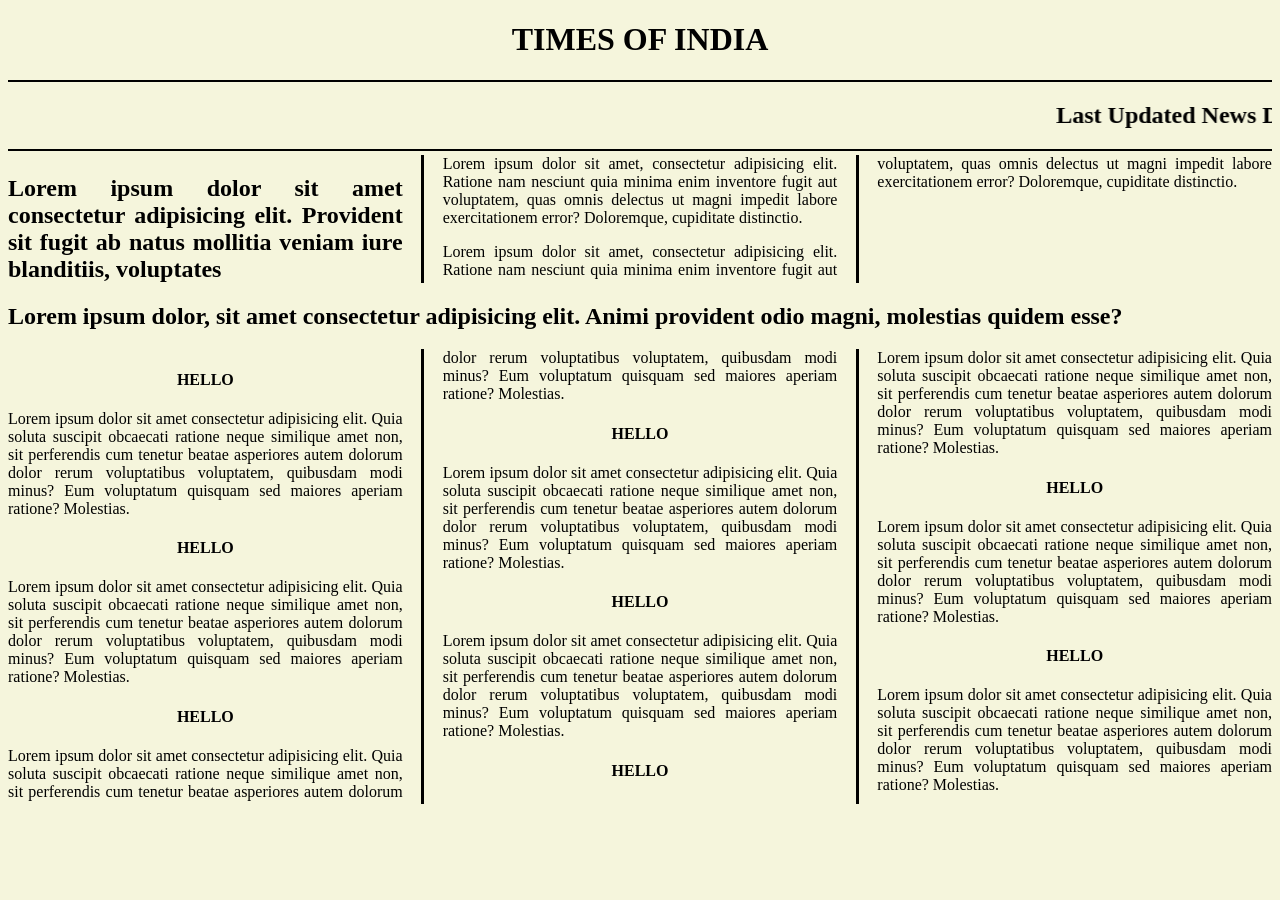
<file: Assets/Yukta Manghnani assignment 2/index.html>
<!DOCTYPE html>
<html lang="en">
<head>
    <meta charset="UTF-8">
    <meta name="viewport" content="width=device-width, initial-scale=1.0">
    <title>Document</title>
    <style>
        h1{
            text-align: center;
        }
        .three,.a{
            column-count:3 ;
            column-rule: 3px solid black;
            column-gap: 40px;
        }
        marquee{
            border-top: 2px solid black;
            border-bottom: 2px solid black;
        }
        *{
            text-align: justify;
            background-color: beige;
        } 
        h4{
            text-align: center;
        }
    </style>
</head>
<body>
    <h1>TIMES OF INDIA</h1>
    <marquee behavior="" direction="" scrollamount="20"><h2>Last Updated News Date:30 july 2026</h2></marquee>
    <div class="three">
        <h2>Lorem ipsum dolor sit amet consectetur adipisicing elit. Provident sit fugit ab natus mollitia veniam iure blanditiis, voluptates
        </h2>
        <p>Lorem ipsum dolor sit amet, consectetur adipisicing elit. Ratione nam nesciunt quia minima enim inventore fugit aut voluptatem, quas omnis delectus ut magni impedit labore exercitationem error? Doloremque, cupiditate distinctio.<P>
        <p>Lorem ipsum dolor sit amet, consectetur adipisicing elit. Ratione nam nesciunt quia minima enim inventore fugit aut voluptatem, quas omnis delectus ut magni impedit labore exercitationem error? Doloremque, cupiditate distinctio.<P>
    </div>
    <h2 align="center">Lorem ipsum dolor, sit amet consectetur adipisicing elit. Animi provident odio magni, molestias quidem esse?</h2>
    <div class="a">
         <h4 align="center">HELLO</h4>
        <p>Lorem ipsum dolor sit amet consectetur adipisicing elit. Quia soluta suscipit obcaecati ratione neque similique amet non, sit perferendis cum tenetur beatae asperiores autem dolorum dolor rerum voluptatibus voluptatem, quibusdam modi minus? Eum voluptatum quisquam sed maiores aperiam ratione? Molestias.</p>
         <h4 align="center">HELLO</h4>
        <p>Lorem ipsum dolor sit amet consectetur adipisicing elit. Quia soluta suscipit obcaecati ratione neque similique amet non, sit perferendis cum tenetur beatae asperiores autem dolorum dolor rerum voluptatibus voluptatem, quibusdam modi minus? Eum voluptatum quisquam sed maiores aperiam ratione? Molestias.</p>
         <h4 align="center">HELLO</h4>
        <p>Lorem ipsum dolor sit amet consectetur adipisicing elit. Quia soluta suscipit obcaecati ratione neque similique amet non, sit perferendis cum tenetur beatae asperiores autem dolorum dolor rerum voluptatibus voluptatem, quibusdam modi minus? Eum voluptatum quisquam sed maiores aperiam ratione? Molestias.</p>
         <h4 align="center">HELLO</h4>
        <p>Lorem ipsum dolor sit amet consectetur adipisicing elit. Quia soluta suscipit obcaecati ratione neque similique amet non, sit perferendis cum tenetur beatae asperiores autem dolorum dolor rerum voluptatibus voluptatem, quibusdam modi minus? Eum voluptatum quisquam sed maiores aperiam ratione? Molestias.</p>
         <h4 align="center">HELLO</h4>
        <p>Lorem ipsum dolor sit amet consectetur adipisicing elit. Quia soluta suscipit obcaecati ratione neque similique amet non, sit perferendis cum tenetur beatae asperiores autem dolorum dolor rerum voluptatibus voluptatem, quibusdam modi minus? Eum voluptatum quisquam sed maiores aperiam ratione? Molestias.</p>
        <h4 align="center">HELLO</h4>
        <p>Lorem ipsum dolor sit amet consectetur adipisicing elit. Quia soluta suscipit obcaecati ratione neque similique amet non, sit perferendis cum tenetur beatae asperiores autem dolorum dolor rerum voluptatibus voluptatem, quibusdam modi minus? Eum voluptatum quisquam sed maiores aperiam ratione? Molestias.</p>
        <h4 align="center">HELLO</h4>
        <p>Lorem ipsum dolor sit amet consectetur adipisicing elit. Quia soluta suscipit obcaecati ratione neque similique amet non, sit perferendis cum tenetur beatae asperiores autem dolorum dolor rerum voluptatibus voluptatem, quibusdam modi minus? Eum voluptatum quisquam sed maiores aperiam ratione? Molestias.</p>
        <h4 align="center">HELLO</h4>
        <p>Lorem ipsum dolor sit amet consectetur adipisicing elit. Quia soluta suscipit obcaecati ratione neque similique amet non, sit perferendis cum tenetur beatae asperiores autem dolorum dolor rerum voluptatibus voluptatem, quibusdam modi minus? Eum voluptatum quisquam sed maiores aperiam ratione? Molestias.</p>
    </div>
</body>
</html>
</file>
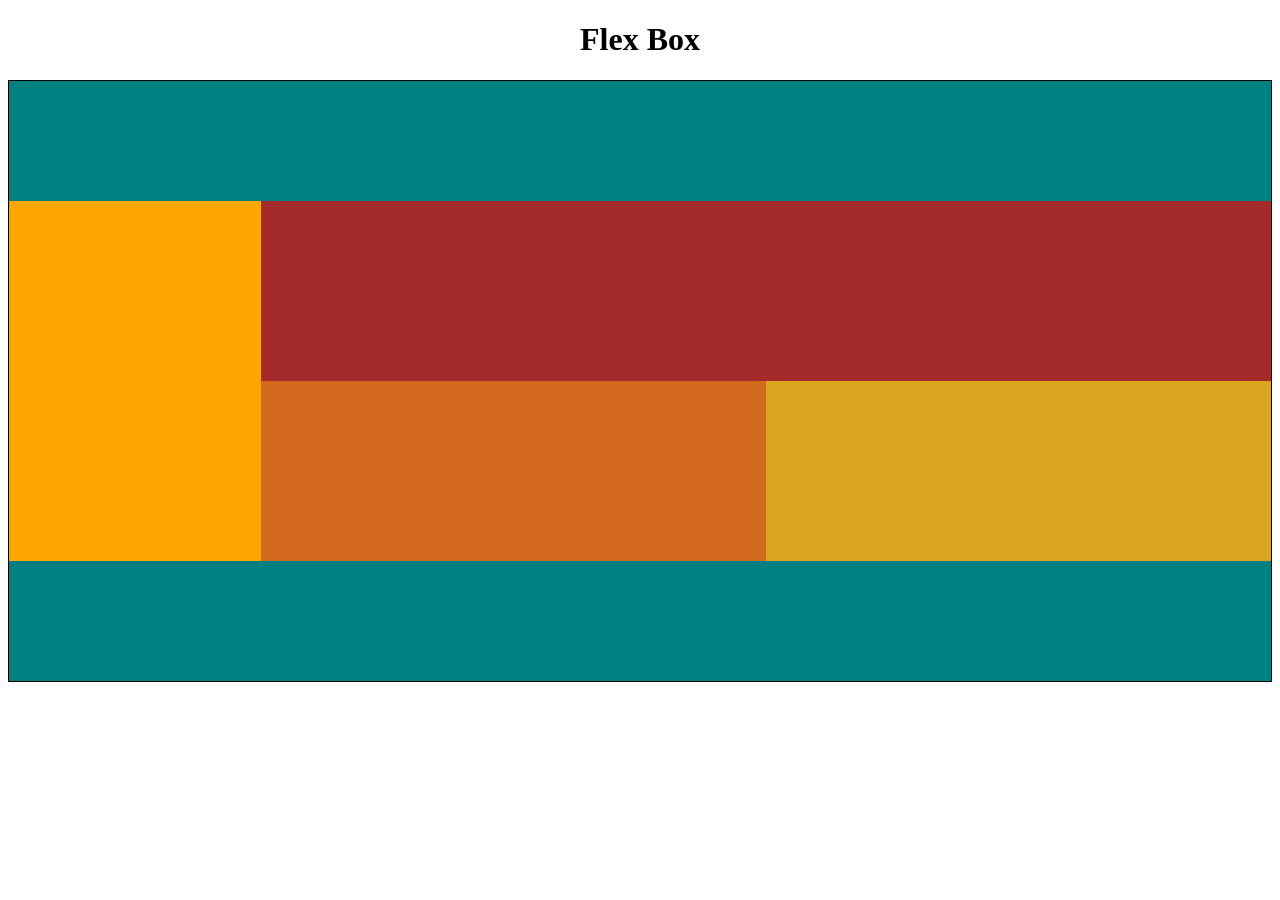
<file: Assets/Yukta Manghnani assignment 3/index.html>
<!DOCTYPE html>
<html lang="en">
<head>
    <meta charset="UTF-8">
    <meta name="viewport" content="width=device-width, initial-scale=1.0">
    <title>Document</title>
</head>
<style>
    .con{
        height: 600px;
        border: 1px solid black;
    }
    .header,.footer{
        height: 20%;
        background-color: teal;
    }
    .center{
        height: 60%;
        background-color: beige;
        display: flex;
    }
    .left{
        height: 100%;
        background-color: orange;
        width: 20%;
    }
    .right{
        height: 100%;
        background-color: orangered;
        width: 80%;
    }
    .top{
        height: 50%;
        background-color: brown;
    }
    .bottom{
        height: 50%;
        background-color: red;
        display: flex;
    }
    .bottom1{
        height: 100%;
        width: 50%;
        background-color: chocolate ;
    }
    .bottom2{
        height: 100%;
        width: 50%;
        background-color: goldenrod ;
    }

</style>
<body>
    <h1 align="center">Flex Box</h1>
    <div class="con">
        <div class="header"></div>
        <div class="center">
            <div class="left"></div>
            <div class="right">
                <div class="top"></div>
                <div class="bottom">
                    <div class="bottom1"></div>
                    <div class="bottom2"></div>
                </div>
            </div>
        </div>
        <div class="footer"></div>
    </div>
</body>
</html>
</file>
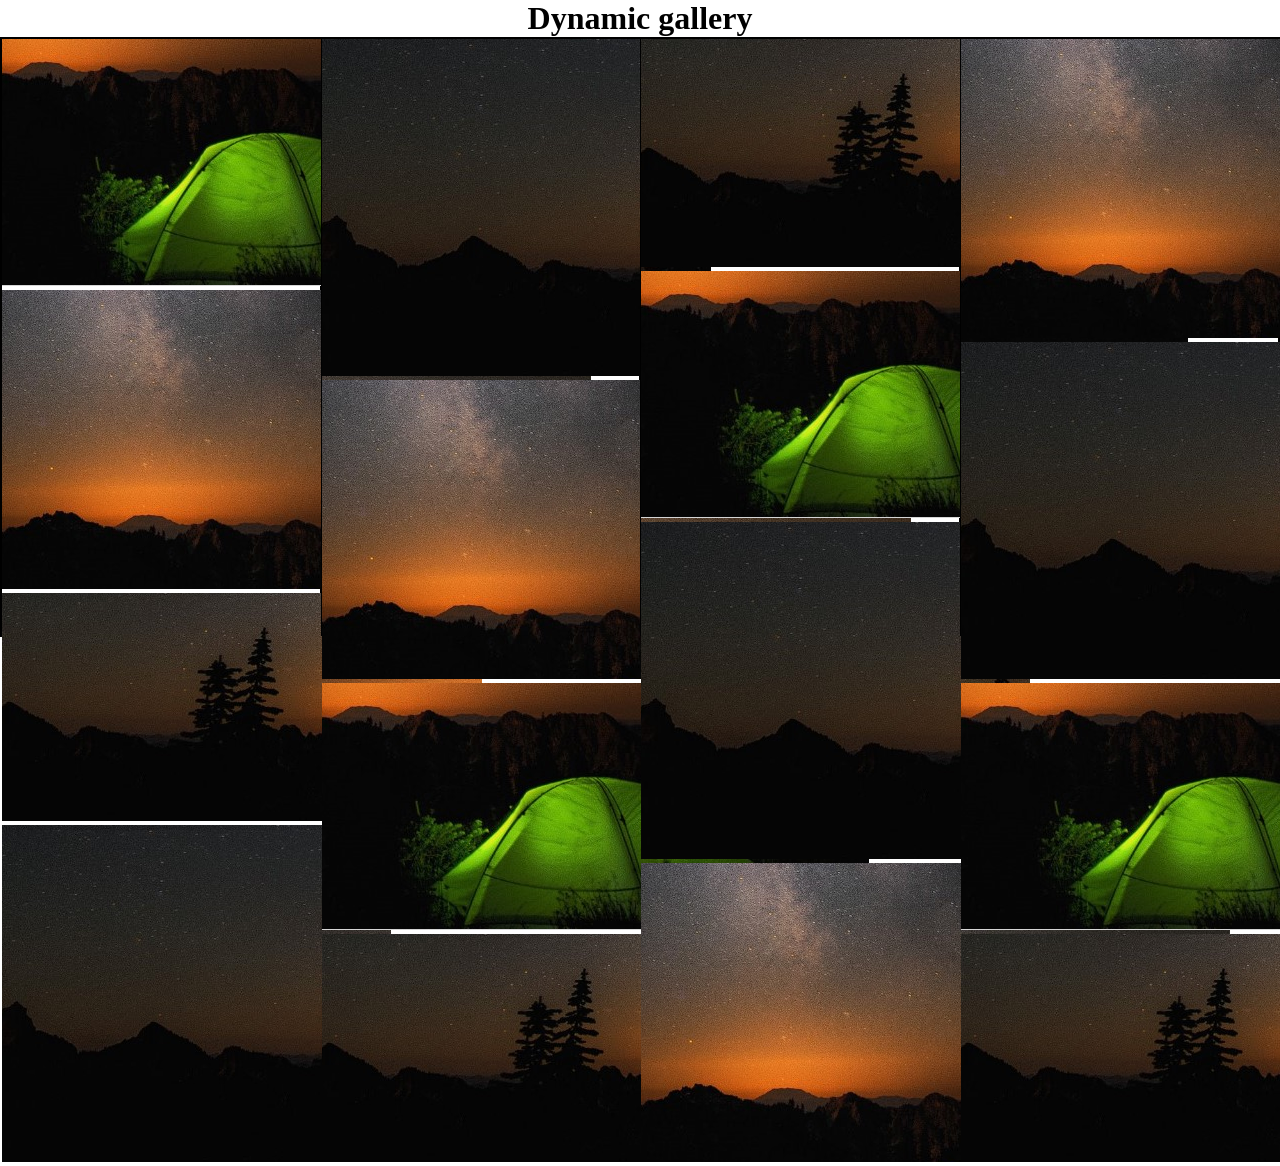
<file: Assets/Yukta Manghnani assignment 4/index.html>
<!DOCTYPE html>
<html lang="en">
<head>
    <meta charset="UTF-8">
    <meta name="viewport" content="width=device-width, initial-scale=1.0">
    <title>Document</title>
    <head>
    <style>
        .container{
            height: 600px;
            border: 1px solid black;
            display: flex;
        } 
        .box{
            height: 100%;
            width: 25%;
            border: 1px solid black;
        }
        .img{
            width: 100%;
        }
        *{
            padding: 0;
            margin: 0;
            box-sizing: border-box;
        }
    </style>
</head>
<body>
    <h1 align ="center">Dynamic gallery</h1>
    <div class="container">
   
        <div class="box 1">
            <img src="img1.png.png"alt="">
            <img src="img2.png.png"alt="">
            <img src="img3.png.png"alt="">
            <img src="img4.png.png"alt="">
        </div>
        <div class="box 2">
           <img src="img4.png.png"alt="">
            <img src="img2.png.png"alt="">
            <img src="img1.png.png"alt="">
            <img src="img3.png.png"alt="">
        </div>
        <div class="box 3">
            <img src="img3.png.png"alt="">
            <img src="img1.png.png"alt="">
            <img src="img4.png.png"alt="">
            <img src="img2.png.png"alt="">
        </div>
        <div class="box 4">
            <img src="img2.png.png"alt="">
            <img src="img4.png.png"alt="">
            <img src="img1.png.png"alt="">
            <img src="img3.png.png"alt="">
    </div>
    </div>


</body>
</html>
</file>
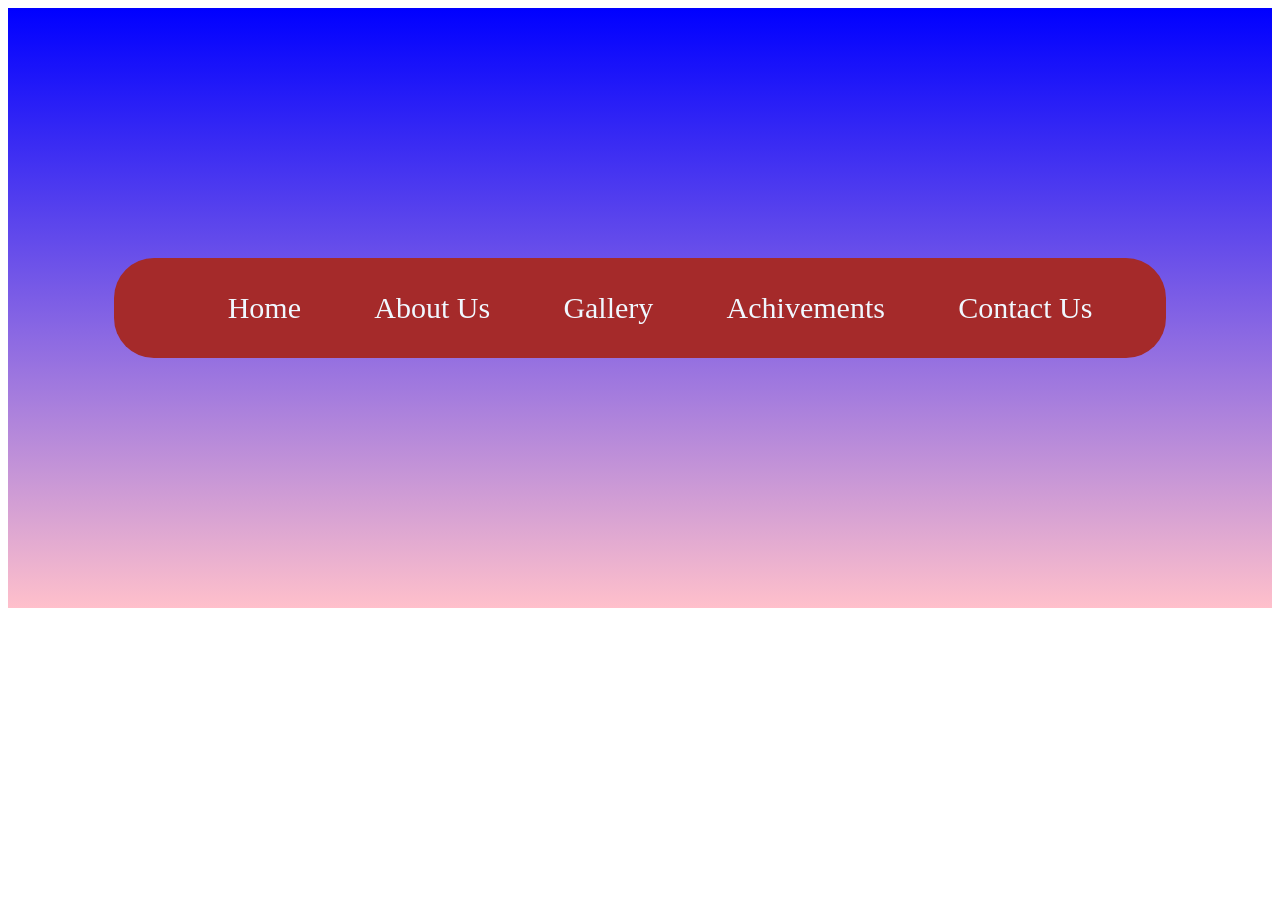
<file: Assets/Yukta Manghnani assignment 6/index.html>
<!DOCTYPE html>
<html lang="en">
<head>
    <meta charset="UTF-8">
    <meta name="viewport" content="width=device-width, initial-scale=1.0">
    <title>Document</title>
    <style>
     ul{
       width: 80%;
        list-style-type: none;
        display: flex;
        justify-content:space-evenly;
        height: 100px;
        align-items: center; 
        background-color: brown;
        color: white;
        border-radius: 40px;
     }
     a{
        color: aliceblue;
        text-decoration: none;
     }
     
     li{
        font-size: 30px;
     }
     .box{
        height: 600px;
        justify-content: center;
        align-items: center;
        display: flex;
        background: linear-gradient(blue, pink);
     }
      li:hover{
         transform: scale(1.5);
     }
    </style>
</head>
<body>
   <div class="box">
    <ul id="p1">
        <a href="index.html"><li>Home</li></a>
        <a href="About.html"><li>About Us</li></a>
        <a href="Gallery.html"><li>Gallery</li></a>
        <a href="Achivements.html"><li>Achivements</li></a>
        <a href="Contact Us.html"><li>Contact Us</li></a>

    </ul>
   </div>
</body>
</html>
</file>
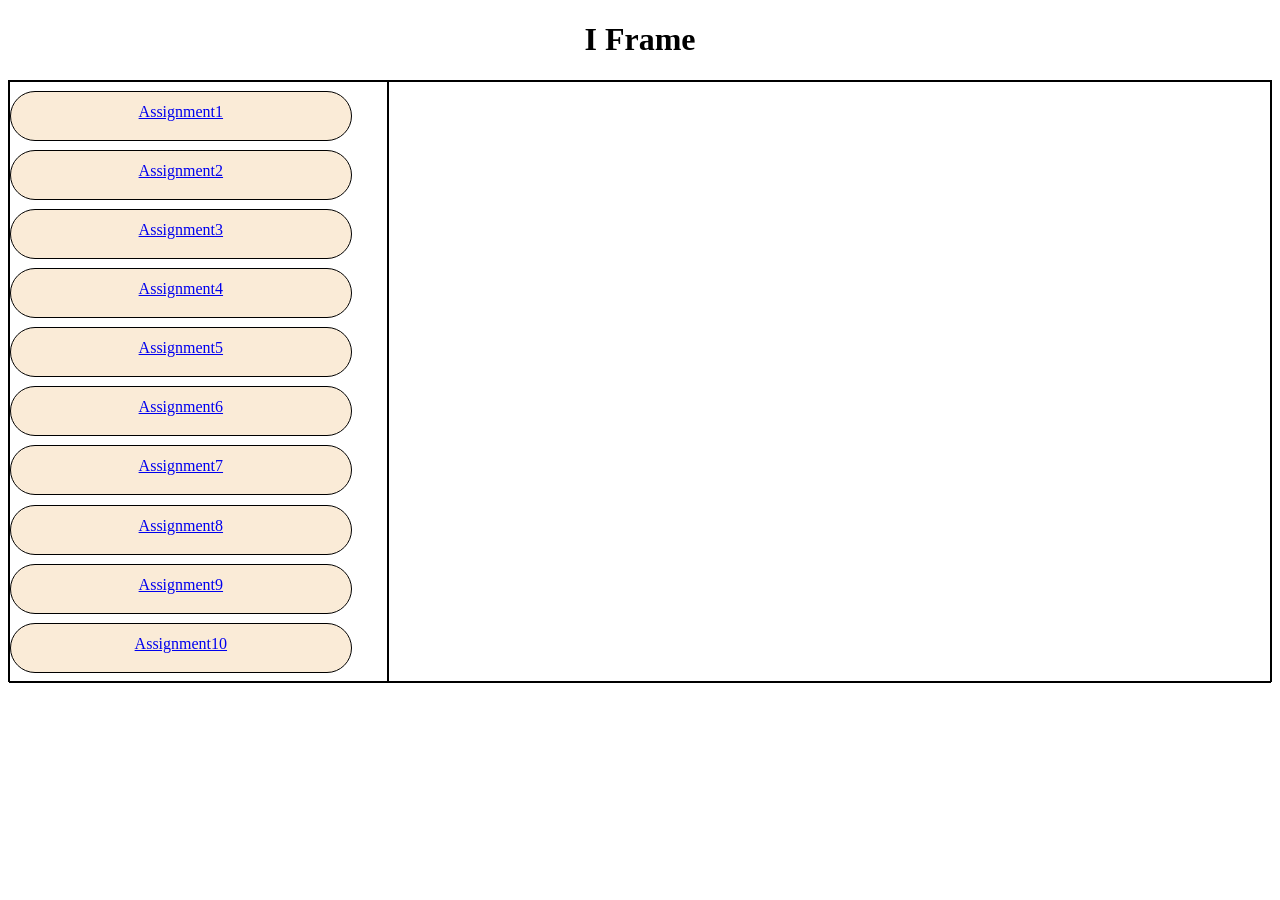
<file: Assets/Yukta Manghnani assignment 7/index.html>
<!DOCTYPE html>
<html lang="en">
<head>
    <meta charset="UTF-8">
    <meta name="viewport" content="width=device-width, initial-scale=1.0">
    <title>Document</title>
    <style>
        .con{
            height: 600px;
            border: 1px solid black;
            display: flex;
        }
        .left{
            height: 100%;
            width: 30%;
            display: flex;
            flex-direction: column;
            justify-content: space-evenly;
            border: 1px solid black;
        }
         .right{
            height: 100%;
            width: 70%;
            border: 1px solid black;
        }
        .button{
            height: 8%;
            width: 90%;
            border: 1px solid black;
            border-radius: 30px; 
            text-align: center;
            line-height: 40px;
            background-color: antiquewhite;
        }
        h1{
            text-align: center;
            justify-content: center;
        }
    </style>
</head>
<body>
    <h1>I Frame</h1>
    <div class="con">
        <div class="left">
           <div class="button"><a href="asaigmant1.html" target="box">Assignment1</a></div> 
           <div class="button"><a href="news paper assignment 2.html" target="box">Assignment2</a></div> 
           <div class="button"><a href="assignment3.html" target="box">Assignment3</a></div> 
           <div class="button"><a href="assignment4.html" target="box">Assignment4</a></div> 
           <div class="button"><a href="assignment 5.html" target="box">Assignment5</a></div> 
           <div class="button"><a href="Home.html" target="box">Assignment6</a></div> 
           <div class="button"><a href="index.html" target="box">Assignment7</a></div> 
           <div class="button"><a href="Assignement 8.html" target="box">Assignment8</a></div> 
           <div class="button"><a href="Assignment 9 box plotting.html" target="box">Assignment9</a></div> 
           <div class="button"><a href="Login.html" target="box">Assignment10</a></div> 
        </div>
        <div class="right">
            <iframe src="" frameborder="0" height="100%" width="100%" name="box"></iframe>
        </div>
    </div>
</body>
</html>
</file>
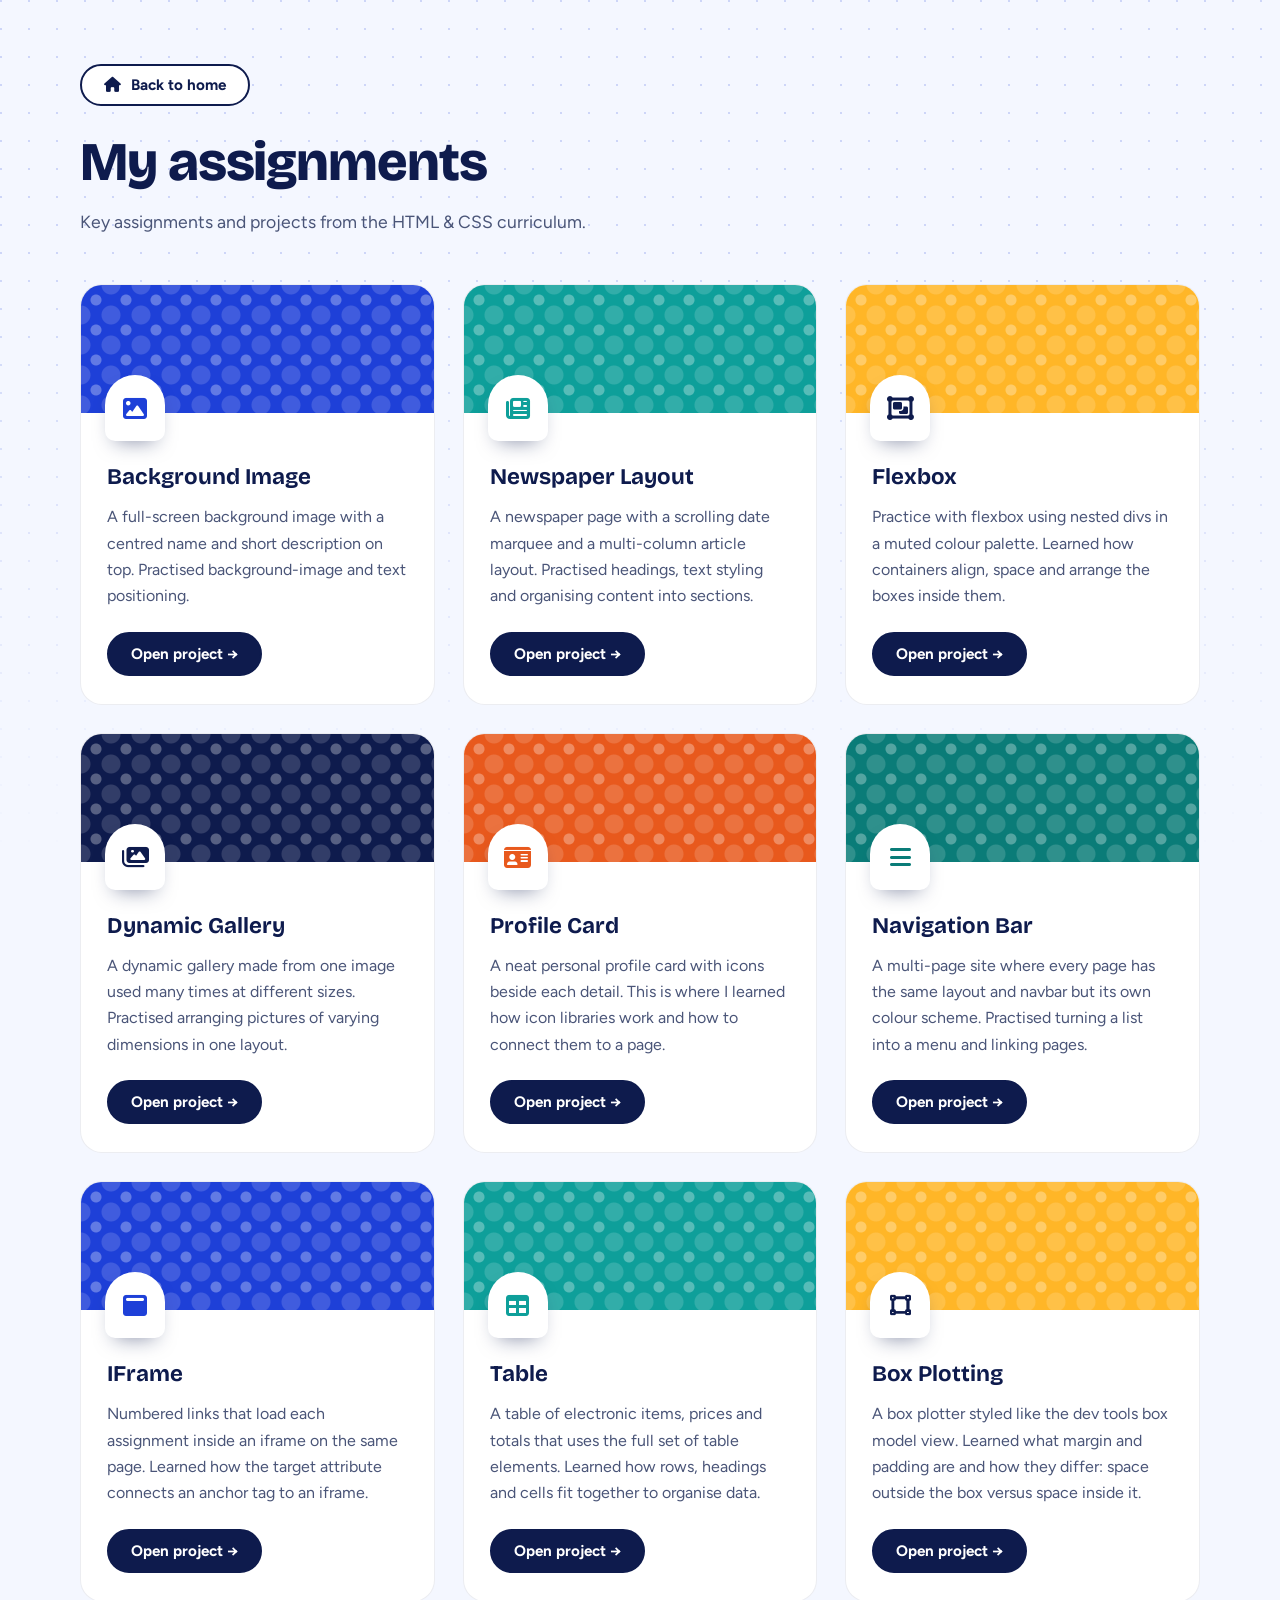
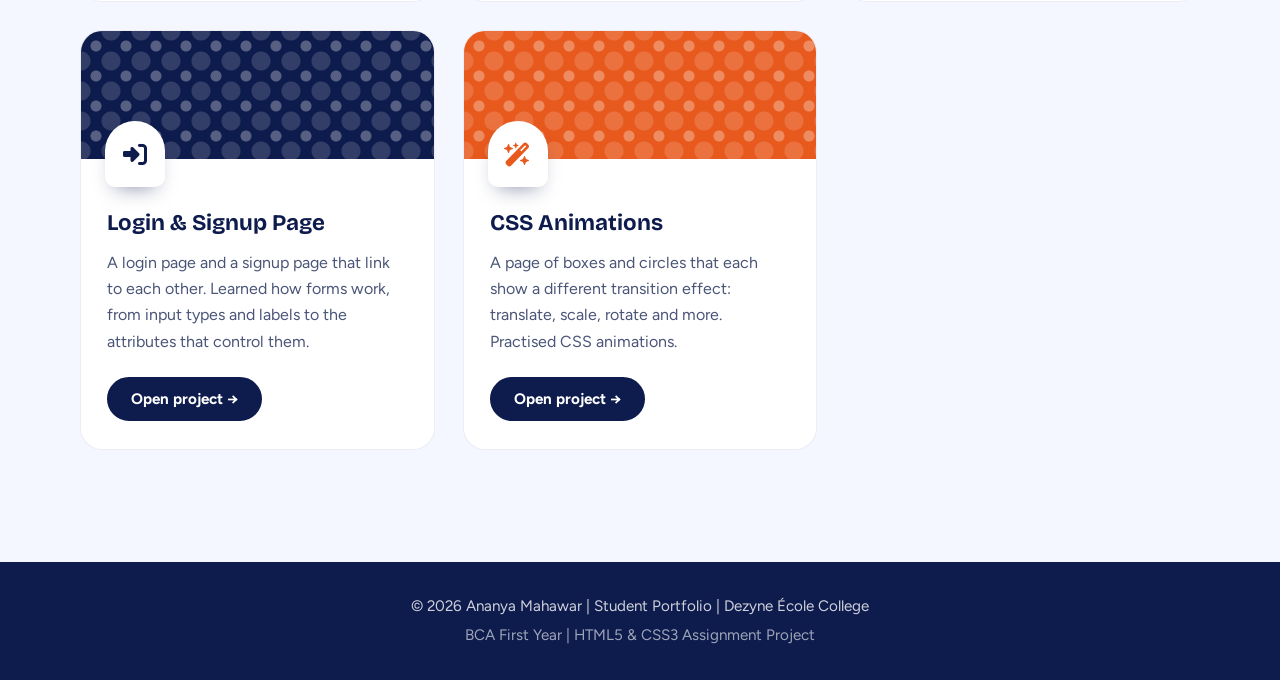
<file: Assignment_Page.html>
<!DOCTYPE html>
<html lang="en">
<head>
<meta charset="UTF-8">
<meta name="viewport" content="width=device-width, initial-scale=1.0">
<title>Assignments | Ananya Mahawar</title>

<link rel="preconnect" href="https://fonts.googleapis.com">
<link rel="preconnect" href="https://fonts.gstatic.com" crossorigin>
<link href="https://fonts.googleapis.com/css2?family=Bricolage+Grotesque:opsz,wght@12..96,500;12..96,700;12..96,800&family=Figtree:wght@400;500;600;700&display=swap" rel="stylesheet">
<link rel="stylesheet" href="https://cdnjs.cloudflare.com/ajax/libs/font-awesome/6.4.0/css/all.min.css">

<style>
/* ============ TOKENS ============ */
:root {
  --paper:     #F4F7FF;
  --white:     #FFFFFF;
  --ink:       #0E1B4D;
  --muted:     #4A5578;
  --cobalt:    #1E40D8;
  --turquoise: #0E9F9A;
  --marigold:  #FFB627;
  --orange:    #E8591D;
  --teal-deep: #0A7C78;
  --display:   'Bricolage Grotesque', system-ui, sans-serif;
  --body:      'Figtree', system-ui, sans-serif;
  --ease:      cubic-bezier(.2, .8, .2, 1);
}

* { margin: 0; padding: 0; box-sizing: border-box; }
html { scroll-behavior: smooth; }
body {
  font-family: var(--body);
  color: var(--ink);
  background: var(--paper);
  line-height: 1.65;
  overflow-x: clip;
  min-height: 100vh;
  display: flex; flex-direction: column;
}
main { flex: 1; }
a { color: inherit; }
:focus-visible { outline: 3px solid var(--cobalt); outline-offset: 3px; border-radius: 6px; }

/* ============ PAGE ============ */
.assignment {
  position: relative; overflow: hidden;
  padding: clamp(32px, 6vw, 64px) 24px clamp(64px, 9vw, 112px);
}
.assignment::before {
  content: ""; position: absolute; inset: 0; z-index: 0;
  background-image: radial-gradient(circle at 1px 1px, rgba(30, 64, 216, .18) 1.5px, transparent 0);
  background-size: 28px 28px;
  -webkit-mask-image: linear-gradient(to bottom, #000 12%, transparent 40%);
          mask-image: linear-gradient(to bottom, #000 12%, transparent 40%);
}
.assignment-grid { position: relative; z-index: 1; max-width: 1120px; margin: 0 auto; }

.back-btn {
  display: inline-flex; align-items: center; gap: 10px;
  font: 700 .95rem var(--body); text-decoration: none;
  padding: 10px 22px; border-radius: 999px;
  background: var(--white); border: 2px solid var(--ink); color: var(--ink);
  margin-bottom: 28px;
  transition: transform .25s var(--ease), background .25s, border-color .25s, color .25s;
}
.back-btn:hover { background: var(--marigold); border-color: var(--marigold); transform: translateY(-3px); }

.page-title {
  font-family: var(--display); font-weight: 800;
  font-size: clamp(2.1rem, 5vw, 3.4rem);
  line-height: 1.05; letter-spacing: -.02em; margin-bottom: 16px;
}
.page-lead { max-width: 58ch; color: var(--muted); font-size: 1.1rem; }

/* ============ CARDS ============ */
.assign-grid {
  display: grid; grid-template-columns: repeat(auto-fit, minmax(300px, 1fr));
  gap: 28px; margin-top: 48px;
}
.card {
  --c: var(--cobalt);
  position: relative;
  display: flex; flex-direction: column;
  background: var(--white); border-radius: 22px; overflow: hidden;
  border: 1px solid rgba(14, 27, 77, .08);
  transition: transform .4s var(--ease), box-shadow .4s var(--ease);
}
/* Top-band colour options. No class = cobalt. */
.card:has(.t2) { --c: var(--turquoise); }
.card:has(.t3) { --c: var(--marigold); --ic: var(--ink); }
.card:has(.t4) { --c: var(--ink); }
.card:has(.t5) { --c: var(--orange); }
.card:has(.t6) { --c: var(--teal-deep); }

.card:hover, .card:focus-within { transform: translateY(-8px); box-shadow: 0 30px 50px -28px rgba(14, 27, 77, .5); }

/* One link covers the whole card, so the entire card is clickable */
.card-link { position: absolute; inset: 0; z-index: 2; border-radius: 22px; }
.card-link:focus-visible { outline: 3px solid var(--cobalt); outline-offset: -3px; }

.card-top {
  position: relative; height: 128px; background-color: var(--c);
  background-image:
    radial-gradient(circle, rgba(255, 255, 255, .3) 0 5px, transparent 6px),
    radial-gradient(circle, rgba(255, 255, 255, .15) 0 9px, transparent 10px);
  background-size: 30px 30px; background-position: 0 0, 15px 15px;
  transition: background-position 1s var(--ease);
}
.card:hover .card-top { background-position: 30px 30px, 45px 45px; }
.card-icon {
  position: absolute; left: 24px; bottom: -28px;
  width: 60px; height: 66px; display: grid; place-items: center;
  border-radius: 30px 30px 10px 10px; background: var(--white);
  color: var(--ic, var(--c)); font-size: 1.5rem;
  box-shadow: 0 10px 20px -10px rgba(14, 27, 77, .5);
  transition: transform .4s var(--ease);
}
.card:hover .card-icon { transform: translateY(-6px); }

.card-body { flex: 1; display: flex; flex-direction: column; padding: 46px 26px 28px; }
.card h3 { font-family: var(--display); font-size: 1.4rem; margin-bottom: 8px; }
.task { color: var(--muted); margin-bottom: 22px; }

.open-btn {
  align-self: flex-start; margin-top: auto;
  display: inline-flex; align-items: center; gap: 8px;
  font: 700 .95rem var(--body);
  padding: 11px 22px; border-radius: 999px;
  background: var(--ink); color: #fff; border: 2px solid var(--ink);
  transition: transform .25s var(--ease), background .25s, border-color .25s, box-shadow .25s;
}
.card:hover .open-btn { background: var(--cobalt); border-color: var(--cobalt); box-shadow: 0 12px 24px -10px rgba(30, 64, 216, .6); }

/* ============ FOOTER ============ */
footer { background: var(--ink); color: rgba(255, 255, 255, .8); text-align: center; padding: 32px 24px; font-size: .95rem; }
footer p + p { margin-top: 4px; color: rgba(255, 255, 255, .6); }

/* ============ RESPONSIVE ============ */
@media (max-width: 560px) {
  .assign-grid { grid-template-columns: 1fr; }
}
@media (prefers-reduced-motion: reduce) {
  *, *::before, *::after { transition: none !important; scroll-behavior: auto !important; }
}
</style>
</head>

<body class="assignments-page">
<main>
<section class="assignment" id="myassignments">
  <div class="assignment-grid">
    <a class="back-btn" href="index.html">
      <i class="fas fa-house"></i> Back to home
    </a>
    <h1 class="page-title">My assignments</h1>
    <p class="page-lead">Key assignments and projects from the HTML &amp; CSS curriculum.</p>

    <!-- ==========================================================
         HOW TO EDIT
         Each card has ONE link: <a class="card-link" href="...">.
         Put the path to your assignment file in that href and the whole
         card becomes clickable, e.g. href="assignments/assignment-1.html"
         Also change the <h3> title and the <p class="task"> description.
         Top-band colour: class="card-top" (cobalt), "card-top t2" (turquoise),
         t3 (marigold), t4 (dark blue), t5 (orange), t6 (deep teal).
         ========================================================== -->

    <div class="assign-grid">

      <article class="card" id="project-1">
        <!-- PUT YOUR ASSIGNMENT PATH IN href BELOW (this one link makes the whole card clickable) -->
        <a class="card-link" href="Assets/Assignment-1 Batch b/Basic.html" aria-label="Open Background Image project"></a>
        <div class="card-top">
          <div class="card-icon"><i class="fas fa-image"></i></div>
        </div>
        <div class="card-body">
          <h3>Background Image</h3>
          <p class="task">A full-screen background image with a centred name and short description on top. Practised background-image and text positioning.</p>
          <span class="open-btn">Open project →</span>
        </div>
      </article>

      <article class="card" id="project-2">
        <a class="card-link" href="Assets/Yukta Manghnani assignment 2/index.html" aria-label="Open Newspaper Layout project"></a>
        <div class="card-top t2">
          <div class="card-icon"><i class="fas fa-newspaper"></i></div>
        </div>
        <div class="card-body">
          <h3>Newspaper Layout</h3>
          <p class="task">A newspaper page with a scrolling date marquee and a multi-column article layout. Practised headings, text styling and organising content into sections.</p>
          <span class="open-btn">Open project →</span>
        </div>
      </article>

      <article class="card" id="project-3">
        <a class="card-link" href="Assets/Yukta Manghnani assignment 3/index.html" aria-label="Open Flexbox project"></a>
        <div class="card-top t3">
          <div class="card-icon"><i class="fas fa-object-group"></i></div>
        </div>
        <div class="card-body">
          <h3>Flexbox</h3>
          <p class="task">Practice with flexbox using nested divs in a muted colour palette. Learned how containers align, space and arrange the boxes inside them.</p>
          <span class="open-btn">Open project →</span>
        </div>
      </article>

      <article class="card" id="project-4">
        <a class="card-link" href="Assets/Yukta Manghnani assignment 4/index.html" aria-label="Open Dynamic Gallery project"></a>
        <div class="card-top t4">
          <div class="card-icon"><i class="fas fa-images"></i></div>
        </div>
        <div class="card-body">
          <h3>Dynamic Gallery</h3>
          <p class="task">A dynamic gallery made from one image used many times at different sizes. Practised arranging pictures of varying dimensions in one layout.</p>
          <span class="open-btn">Open project →</span>
        </div>
      </article>

      <article class="card" id="project-5">
        <a class="card-link" href="Assets/Yukta Manghnani assignment 5/index.html" aria-label="Open Profile Card project"></a>
        <div class="card-top t5">
          <div class="card-icon"><i class="fas fa-id-card"></i></div>
        </div>
        <div class="card-body">
          <h3>Profile Card</h3>
          <p class="task">A neat personal profile card with icons beside each detail. This is where I learned how icon libraries work and how to connect them to a page.</p>
          <span class="open-btn">Open project →</span>
        </div>
      </article>

      <article class="card" id="project-6">
        <a class="card-link" href="Assets/Yukta Manghnani assignment 6/index.html" aria-label="Open Navigation Bar project"></a>
        <div class="card-top t6">
          <div class="card-icon"><i class="fas fa-bars"></i></div>
        </div>
        <div class="card-body">
          <h3>Navigation Bar</h3>
          <p class="task">A multi-page site where every page has the same layout and navbar but its own colour scheme. Practised turning a list into a menu and linking pages.</p>
          <span class="open-btn">Open project →</span>
        </div>
      </article>

      <article class="card" id="project-7">
        <a class="card-link" href="Assets/Yukta Manghnani assignment 7/index.html" aria-label="Open IFrame project"></a>
        <div class="card-top">
          <div class="card-icon"><i class="fas fa-window-maximize"></i></div>
        </div>
        <div class="card-body">
          <h3>IFrame</h3>
          <p class="task">Numbered links that load each assignment inside an iframe on the same page. Learned how the target attribute connects an anchor tag to an iframe.</p>
          <span class="open-btn">Open project →</span>
        </div>
      </article>

      <article class="card" id="project-8">
        <a class="card-link" href="Assets/Yukta Manghnani assignment 8/assignment 8.html" aria-label="Open Table project"></a>
        <div class="card-top t2">
          <div class="card-icon"><i class="fas fa-table"></i></div>
        </div>
        <div class="card-body">
          <h3>Table</h3>
          <p class="task">A table of electronic items, prices and totals that uses the full set of table elements. Learned how rows, headings and cells fit together to organise data.</p>
          <span class="open-btn">Open project →</span>
        </div>
      </article>

      <article class="card" id="project-9">
        <a class="card-link" href="Assets/Assignment-9 Batch/Box Plotting.html" aria-label="Open Box Plotting project"></a>
        <div class="card-top t3">
          <div class="card-icon"><i class="fas fa-vector-square"></i></div>
        </div>
        <div class="card-body">
          <h3>Box Plotting</h3>
          <p class="task">A box plotter styled like the dev tools box model view. Learned what margin and padding are and how they differ: space outside the box versus space inside it.</p>
          <span class="open-btn">Open project →</span>
        </div>
      </article>

      <article class="card" id="project-10">
        <a class="card-link" href="Assets/Yukta Manghnani assignment 10/assignment 10.html" aria-label="Open Login and Signup Page project"></a>
        <div class="card-top t4">
          <div class="card-icon"><i class="fas fa-right-to-bracket"></i></div>
        </div>
        <div class="card-body">
          <h3>Login &amp; Signup Page</h3>
          <p class="task">A login page and a signup page that link to each other. Learned how forms work, from input types and labels to the attributes that control them.</p>
          <span class="open-btn">Open project →</span>
        </div>
      </article>

      <article class="card" id="project-11">
        <a class="card-link" href="Assets/Assignment-11/Animations.html" aria-label="Open CSS Animations project"></a>
        <div class="card-top t5">
          <div class="card-icon"><i class="fas fa-wand-magic-sparkles"></i></div>
        </div>
        <div class="card-body">
          <h3>CSS Animations</h3>
          <p class="task">A page of boxes and circles that each show a different transition effect: translate, scale, rotate and more. Practised CSS animations.</p>
          <span class="open-btn">Open project →</span>
        </div>
      </article>

    </div>
  </div>
</section>
</main>

<footer>
  <p>© 2026 Ananya Mahawar | Student Portfolio | Dezyne École College</p>
  <p>BCA First Year | HTML5 &amp; CSS3 Assignment Project</p>
</footer>

</body>
</html>
</file>
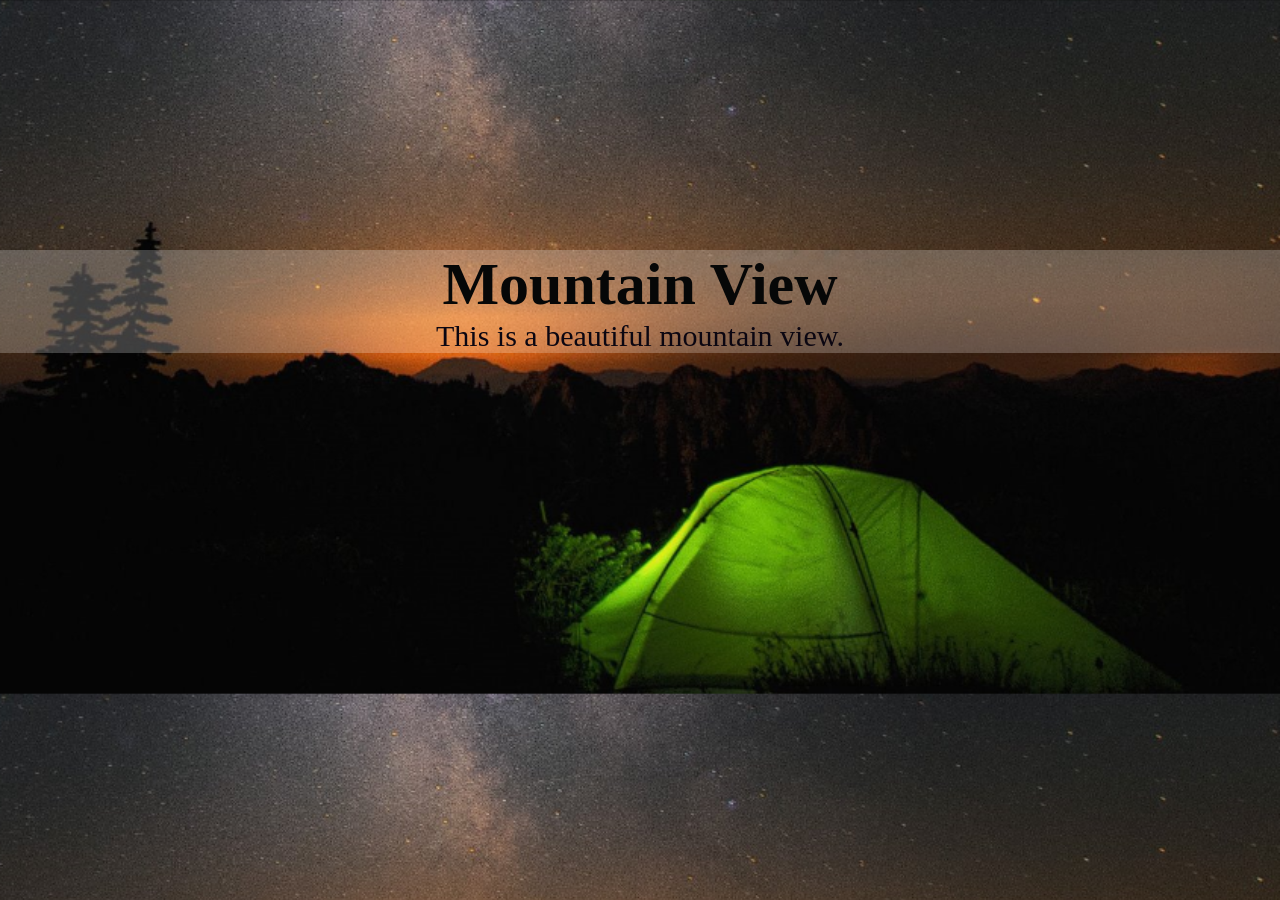
<file: Assets/Assignment-1 Batch b/Basic.html>
<!DOCTYPE html>
<html lang="en">
<head>
    <meta charset="UTF-8">
    <meta name="viewport" content="width=device-width, initial-scale=1.0">
    <title>hello world</title>
    <style>
            *{
                margin: 0%;
                padding: 0%;
            }
            body{
                background-image: url(capture\ 1.PNG);
                
                background-size:cover;
            }
            .box{
                  text-align: center;
                  margin-top: 250px;
                  color: rgb(11, 6, 17);
                  background-color: rgba(255, 255, 255, 0.233);
                  font-size: medium;
                  
                  
            }
            p{
                font-size: 30px;
                font-family: 'Times New Roman', Times, serif; 
            }
            h1{
                font-size: 60px;
                color: rgb(6, 7, 7);
                
            }
    </style>
</head>     
<body> <div class="box"> 
           <h1> Mountain View</h1>
           <p>This is a beautiful mountain view.</p>
       </div>
   
   
</body>
</html>
</file>
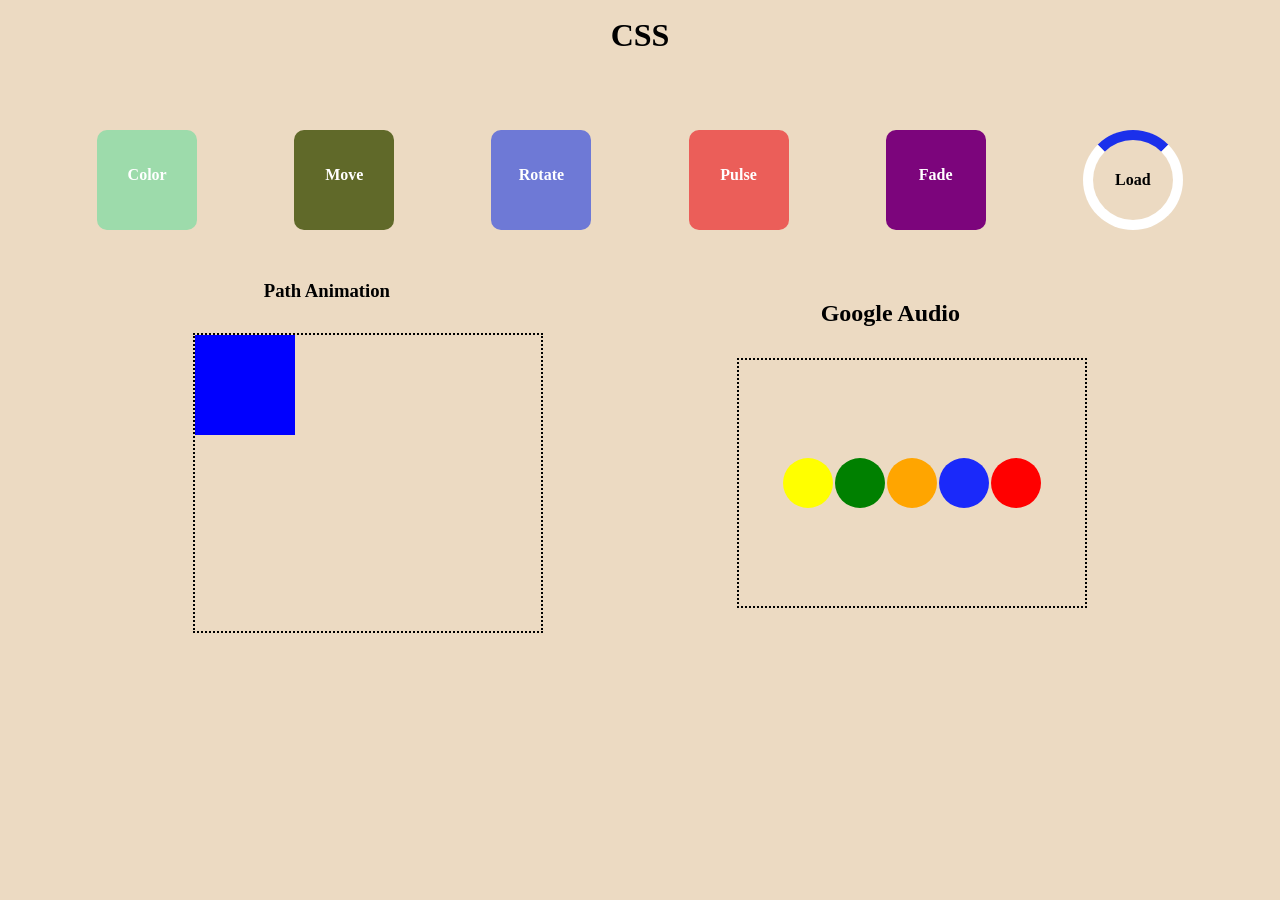
<file: Assets/Assignment-11/Animations.html>
<!DOCTYPE html>
<html lang="en">
<head>
    <meta charset="UTF-8">
    <meta name="viewport" content="width=device-width, initial-scale=1.0">
    <title>Document</title>
    <style>
        body{
            background-color: rgb(236, 218, 194);
        }
        h1{
            text-align: center;
            line-height: 70px;
        }
        .con{
            height: 550px;
        }
        .top{
            height: 40%;
            width: 100%;
            /* background-color: aliceblue; */
            display: flex;
            align-items: center;
            justify-content: space-evenly;
        }
        .box1{
            height: 100px;
            width: 100px;
            background-color: rgb(157, 219, 171);
            border-radius: 10%;
            animation-name: color;
            animation-duration: 5s;
            animation-iteration-count: infinite;
        }
        @keyframes color{
            0%{
                background-color: rgb(226, 146, 146);
            }
            33%{
                background-color: rgb(151, 151, 211);
            }
            66%{
                background-color: rgb(116, 192, 116);
            }
            100%{
                background-color: rgb(226, 194, 135);
            }
        }
        .box2{
            height: 100px;
            width: 100px;
            background-color: rgb(96, 105, 41);
            border-radius: 10%;
            animation-name: move;
            animation-duration: 5s;
            animation-iteration-count: infinite;
        }
        @keyframes move{
            0%{
                transform: translate(0,0);
            }
            33%{
                transform: translate(0,50px);
            }
            66%{
                transform: translate(0,-50px);
            }
            100%{
                transform: translate(0,0);
            }
        }
        .box3{
            height: 100px;
            width: 100px;
            background-color: rgb(110, 121, 214);
            border-radius: 10%;
            animation-name: rotate;
            animation-duration: 5s;
            animation-iteration-count: infinite;
        }
        @keyframes rotate{
            0%{
                transform: rotate(0deg);
            }
            25%{
                transform: rotate(90deg);
            }
            50%{
                transform: rotate(180deg);
            }
            75%{
                transform: rotate(270deg);
            }
            100%{
                transform: rotate(360deg);
            }
        }
        .box4{
            height: 100px;
            width: 100px;
            background-color: rgb(235, 94, 89);
            border-radius: 10%;
            animation-name: pulse;
            animation-duration: 5s;
            animation-iteration-count: infinite;
        }
        @keyframes pulse{
            0%{
                transform: scale(1);
            }
            50%{
                transform: scale(1.5);
            }
            100%{
                transform: scale(1);
            }
        }
        .box5{
            height: 100px;
            width: 100px;
            background-color: rgb(124, 5, 124);
            border-radius: 10%;
            animation-name: fade;
            animation-duration: 2s;
            animation-iteration-count: infinite;
        }
        @keyframes fade{
            0%{
                opacity: 1;
            }
            50%{
                opacity: 0;
            }
            100%{
                opacity: 1;
            }
        }
        .box6{
            height: 100px;
            width: 100px;
            border: 10px solid white;
            border-top: 10px solid #1b30eb;
            border-radius: 50%;
            display: flex;
            align-items: center;
            justify-content: center;
            animation-name: unknown;
            animation-duration: 5s;
            animation-iteration-count: infinite;
        }
        @keyframes unknown{
            /* 0%{
                transform: rotate(0deg);
            } */
            to{
                transform: rotate(360deg);
            }
        }
        h4{
            text-align: center;
            color: white;
            line-height: 90px;
        }
        .bottom{
            height: 70%;
            width: 100%;
            background-color: rgb(236, 218, 194);
            display: flex;
            align-items: center;
            justify-content: space-evenly;
        }
        .sq{
            height: 300px;
            width: 350px;
            border: 2px dotted black;
        }
        .square{
            height: 100px;
            width: 100px;
            background-color: blue;
            animation-name: moving;
            animation-duration: 5s;
            animation-iteration-count: infinite;
        }
        @keyframes moving{
            0%{
                transform: translate(0,0);
            }
            25%{
                transform: translate(250px,0);
            }
            50%{
                transform: translate(250px,200px);
            }
            75%{
                transform: translate(0px,200px);
            }
            100%{
                transform: translate(0,0);
            }
        }
        .a{
            height: 250px;
            width: 350px;
            gap: 2px;
            border: 2px dotted black;
            display: flex;
            align-items: center;
            justify-content: center;
        }
        .google{
            height: 50px;
            width: 50px;
            /* border: 1px solid black; */
            border-radius: 50%;
            animation-name: ek;
            animation-duration: 3s;
            animation-iteration-count: infinite;
            animation-timing-function: ease-in-out;
        }
        @keyframes ek{
            0%,100%{
                transform: translate(0);
            }
            33%{
                transform: translate(0,-30px);
            }
        }
        .g1{
            background-color: blue;
        }
        .g1{
            background-color: yellow;
        }
        .g2{
            background-color: green;
            animation-delay: .3s;
        }
        .g3{
            background-color: orange;
            animation-delay: .6s;
        }
        .g4{
            background-color: rgb(26, 41, 250);
            animation-delay: .9s;
        }
        .g5{
            background-color: red;
            animation-delay: 1.2s;
        }
        h3{
            position: absolute;
            right: 890px;
            top: 280px;
        }
        h2{
            position: absolute;
            right: 320px;
            top: 300px;
        }
        *{
            margin: 0;
            padding: 0;
            box-sizing: border-box;
        }
    </style>
</head>
<body>
    <div class="con">
        <h1>CSS</h1>
        <div class="top">
            <div class="box1"><h4>Color</h4></div>
            <div class="box2"><h4>Move</h4></div>
            <div class="box3"><h4>Rotate</h4></div>
            <div class="box4"><h4>Pulse</h4></div>
            <div class="box5"><h4>Fade</h4></div>
            <div class="box6"><h4 style="color: black;">Load</h4></div>
        </div>
        <h3 align="right">Path Animation  </h3>
        <div class="bottom">
            
            <div class="sq">
                <div class="square"></div>
            </div>
            <div class="a">
                <h2 align="center">Google Audio</h2>
                <div class="google g1"></div>
                <div class="google g2"></div>
                <div class="google g3"></div>
                <div class="google g4"></div>
                <div class="google g5"></div>
            </div>
        </div>
    </div>
</body>
</html>
</file>
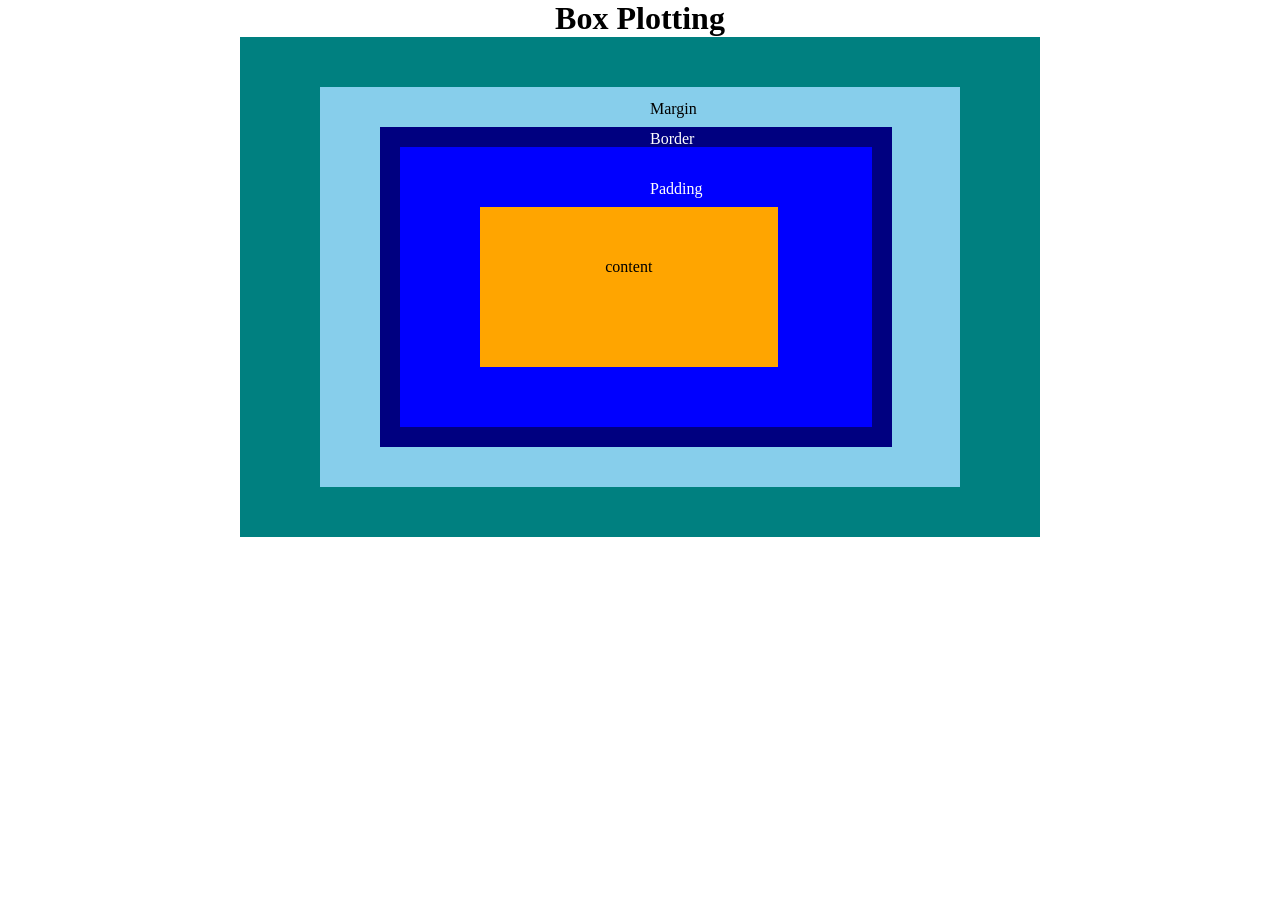
<file: Assets/Assignment-9 Batch/Box Plotting.html>
<!DOCTYPE html>
<html lang="en">
<head>
    <meta charset="UTF-8">
    <meta name="viewport" content="width=device-width, initial-scale=1.0">
    <title>Document</title>
    <style>
        *{
            margin:0;
            padding:0;
            box-sizing:border-box;
        }
        

        .con{
            height:500px;
            width:800px;
            background-color:teal;
            margin: auto;
            display: flex;
            justify-content: center;
            align-items: center;
            
        }
        .box{
            height:80%;
            width:80%;
            background-color: skyblue;
        }
        .box1{
            margin:40px 20px 20px 60px;
            padding:60px 20px 20px 80px; 
            height:80%;
            width:80%;
            border:20px solid navy;
            background-color: blue;
        
        }
        .box2{
            height:80%;
            width:80%;
            background-color:orange;
            text-align: center;
            line-height: 120px;
            
        }
        .Margin{
            position:absolute;
            top: 100px;
            left:650px;
            
        }
        .box1>.Border{
            position: absolute;
            top:130px;
            left:650px;
            color:white;
        }
        .padding{
            position: absolute;
            top:180px;
            left:650px;
            color:white;
        }
        
    </style>
</head>
<body>
<h1 align="center">Box Plotting</h1>
<div class="con">
<div class="box">
    <p class = "Margin">Margin</p>
<div class="box1">
    <p class="Border">Border</p>
    <p class="padding">Padding</p>
    <div class="box2">content</div>
    </div>
 </div>
</div>
</div>


</html>
</file>
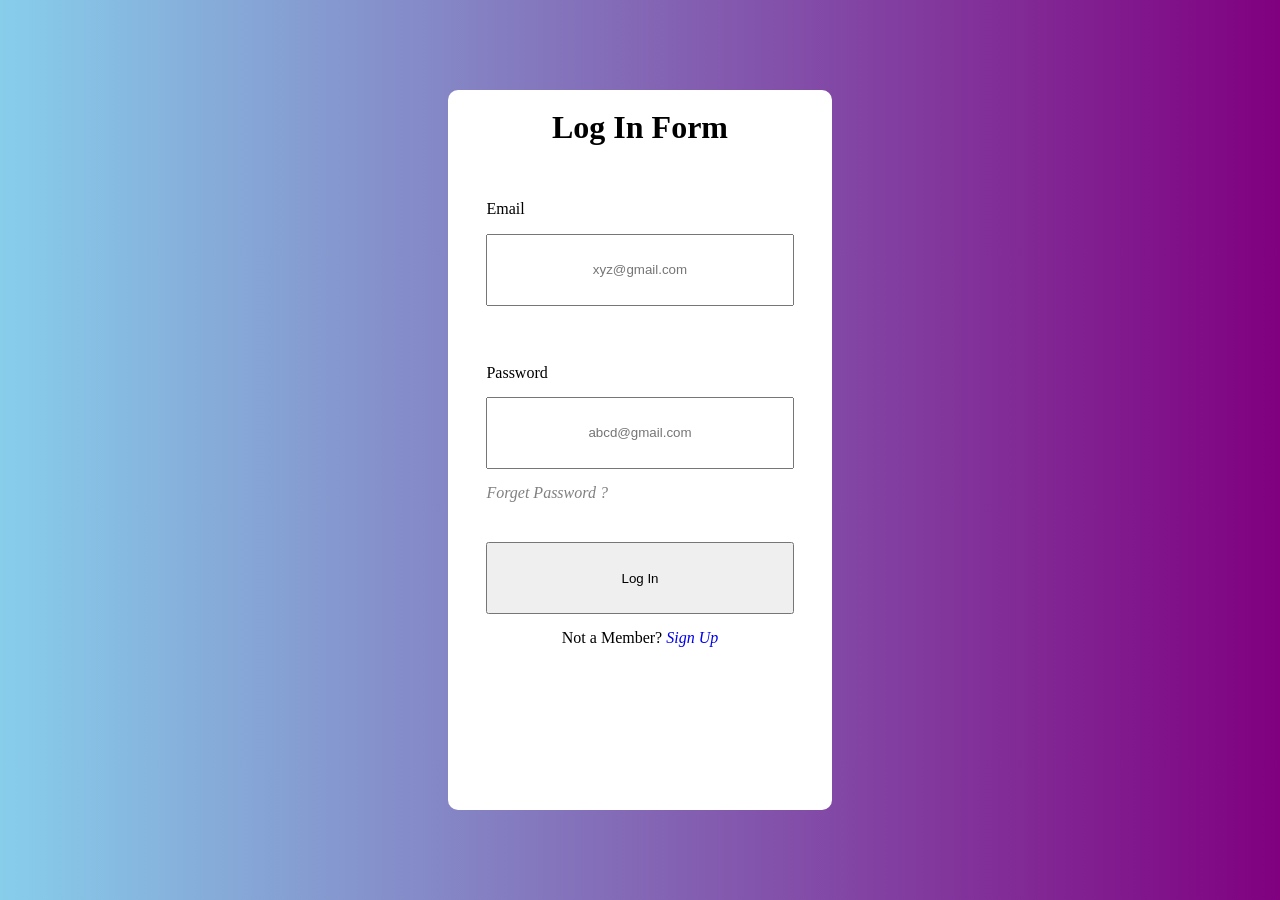
<file: Assets/Yukta Manghnani assignment 10/assignment 10.html>
<!DOCTYPE html>
<html lang="en">
<head>
    <meta charset="UTF-8">
    <meta name="viewport" content="width=device-width, initial-scale=1.0">
    <title>Document</title>
    <style>
        *{
            margin: 0%;
            padding: 0%;
            box-sizing: border-box;
        }
        body{
            height: 100vh;
            background: linear-gradient(90deg,skyblue,purple);
            display: flex;
            align-items: center;
            justify-content: center;
        }
        form{
            height: 80%;
            width: 30%;
            background-color: white;
            border-radius: 10px;
        }
        .email,.password,.login{
          width: 80%;
          height: 20%;
          margin: auto;
          margin-top: 5%;
        }
        h1{
            height:10%;
            margin-top: 5%;
        }
        input{
            margin-top: 5%;
            width: 100%;
            height: 50%;
            text-align: center;
        }
        p{
            margin-top: 5%;
        }
        #login{
            background: linear-gradient(90deg,skyblue,purple);
            border: none;
            border-radius: 10px;
            color: white;
        }
        .password>p{
            color: gray;
            font-style: italic;
        }
        .login>p{
            text-align: center;
        }
        a{
            text-decoration: none;
            font-style: italic;
        }
        
    </style>
</head>
<body>
    <form action="">
        <h1 align="center">Log In Form</h1>
        <div class="email">
            <label for="">Email</label>
            <input type="text" placeholder="xyz@gmail.com">
        </div>
        <div class="password">
            <label for="">Password</label>
            <input type="password" placeholder="abcd@gmail.com">
            <p>Forget Password ?</p>
        </div>
        <div class="login">
            <input type="button" value="Log In" id="\">
            <p>Not a Member? <a href="sign.html">Sign Up</a></p>
        </div>
    </form>
</body>
</html>
</file>
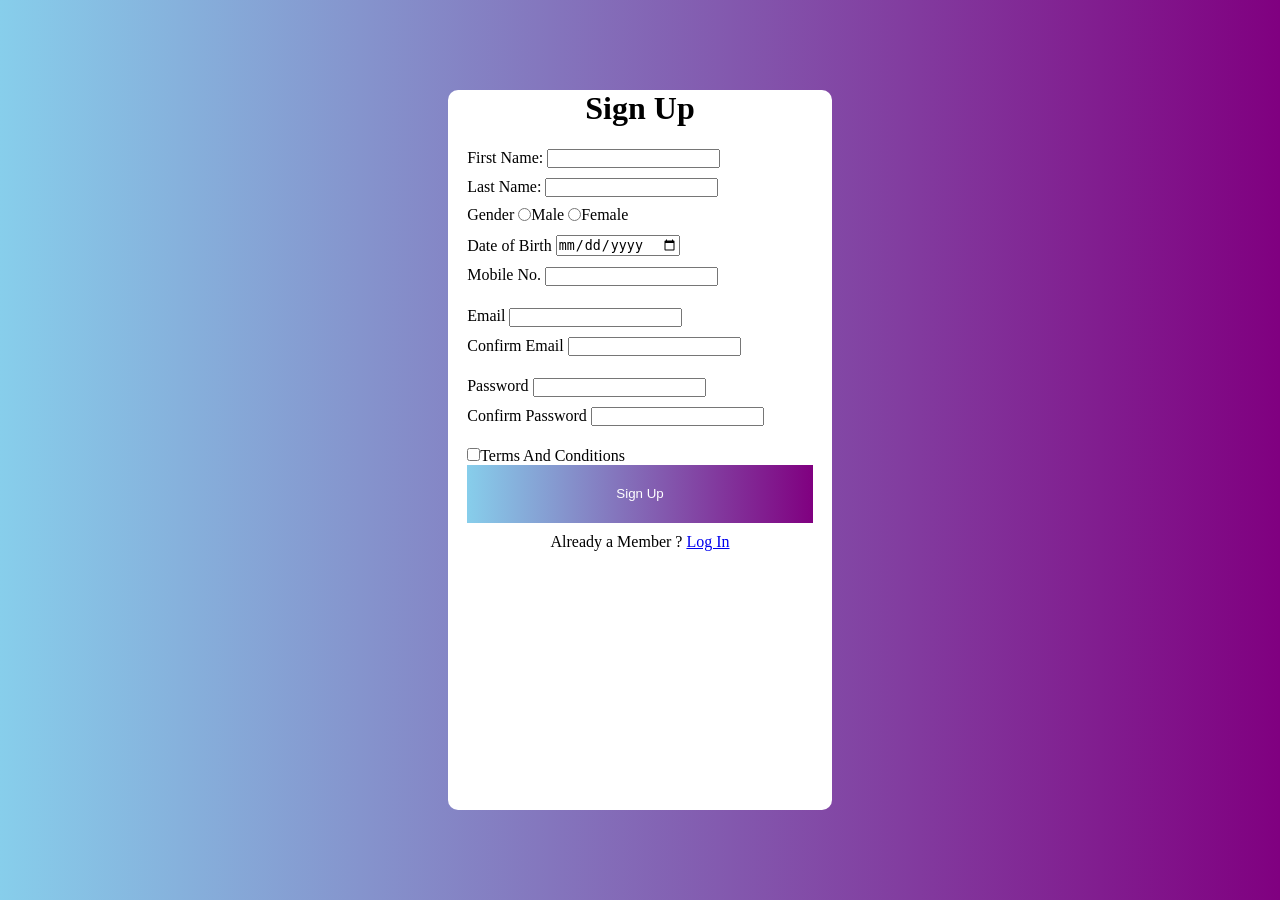
<file: Assets/Yukta Manghnani assignment 10/sign.html>
<!DOCTYPE html>
<html lang="en">
<head>
    <meta charset="UTF-8">
    <meta name="viewport" content="width=device-width, initial-scale=1.0">
    <title>Document</title>
    <style>
        *{
            margin: 0%;
            padding: 0%;
            box-sizing: border-box;
        }
        body{
            height: 100vh;
            background: linear-gradient(90deg,skyblue,purple);
            display: flex;
            align-items: center;
            justify-content: center;
        }
        form{
            height: 80%;
            width: 30%;
            background-color: white;
            border-radius: 10px;
        }
        .basic,.email,.password,.button{
            width: 90%;
            margin: auto;
            margin-top: 3%;
        }
        input{
            margin-top: 3%;
        }
        button{
            width: 100%;
            background: linear-gradient(90deg,skyblue,purple);
            height: 40%;
            color: white;
            border: none;
        }
        .button{
            height: 20%;
        }
        .button>p{
            text-align: center;
        }
        p{
            margin-top: 3%;
        }
    </style>
</head>
<body>
    <form action="">
        <h1 align="center">Sign Up</h1>
        <div class="basic">
            <label for="">First Name:</label>
            <input type="text"><br>
            <label for="">Last Name:</label>
            <input type="text"><br>
            <label for="">Gender</label>
            <input type="radio" name="Gender" id="">Male 
            <input type="radio" name="Gender" id="">Female <br>
            <label for="">Date of Birth</label>
            <input type="date" name="" id=""><br>
            <label for="">Mobile No.</label>
            <input type="tel" name="" id=""><br>
        </div>
        <div class="email">
            <label for="">Email</label>
            <input type="email" name="" id=""><br>
            <label for="">Confirm Email</label>
            <input type="email" name="" id=""><br>
        </div>
        <div class="password">
            <label for="">Password</label>
            <input type="password" name="" id=""><br>
            <label for="">Confirm Password</label>
            <input type="password" name="" id=""><br>
        </div>
        <div class="button">
            <input type="checkbox" name="" id="">Terms And Conditions <br>
            <button>Sign Up</button>
            <p>Already a Member ? <a href="index.html">Log In</a></p>
        </div>
    </form>
</body>
</html>
</file>
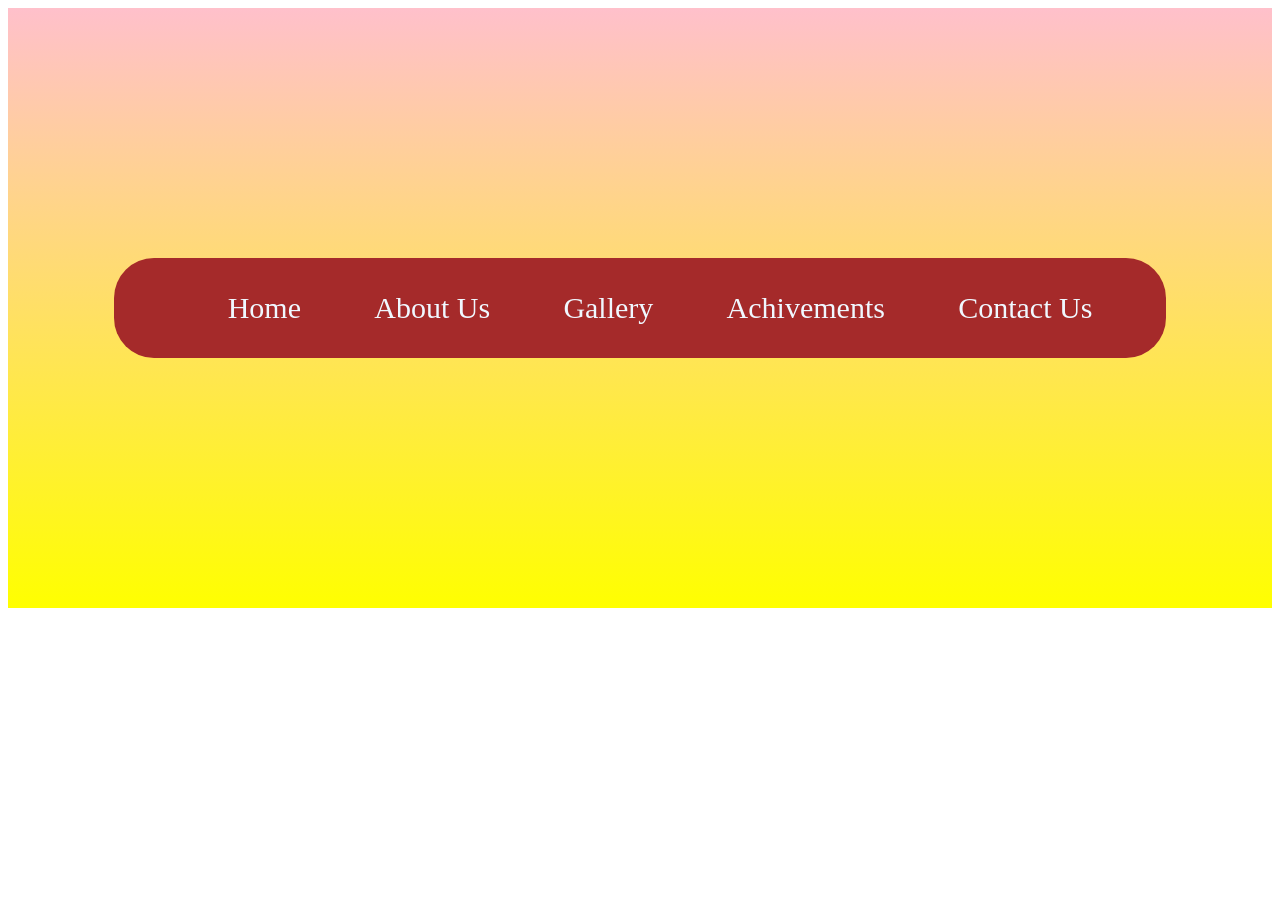
<file: Assets/Yukta Manghnani assignment 6/About.html>
<!DOCTYPE html>
<html lang="en">
<head>
    <meta charset="UTF-8">
    <meta name="viewport" content="width=device-width, initial-scale=1.0">
    <title>Document</title>
    <style>
     ul{
       width: 80%; 
        list-style-type: none;
        display: flex;
        justify-content:space-evenly;
        height: 100px;
        align-items: center; 
        background-color: brown;
        color: white;
        border-radius: 40px;
     }
     li{
        font-size: 30px;
     }
      a{
        color: aliceblue;
        text-decoration: none;
     }
     
     .box{
        height: 600px;
        justify-content: center;
        align-items: center;
        display: flex;
        background: linear-gradient(pink,yellow);
     }
      li:hover{
         transform: scale(1.5);
     }
    </style>
</head>
<body>
    <div class="box">
    <ul>
        <a href="index.html"><li>Home</li></a>
        <a href="About.html"><li>About Us</li></a>
        <a href="Gallery.html"><li>Gallery</li></a>
        <a href="Achivements.html"><li>Achivements</li></a>
        <a href="Contact Us.html"><li>Contact Us</li></a>

    </ul>
    </div>
    
</body>
</html>
</file>
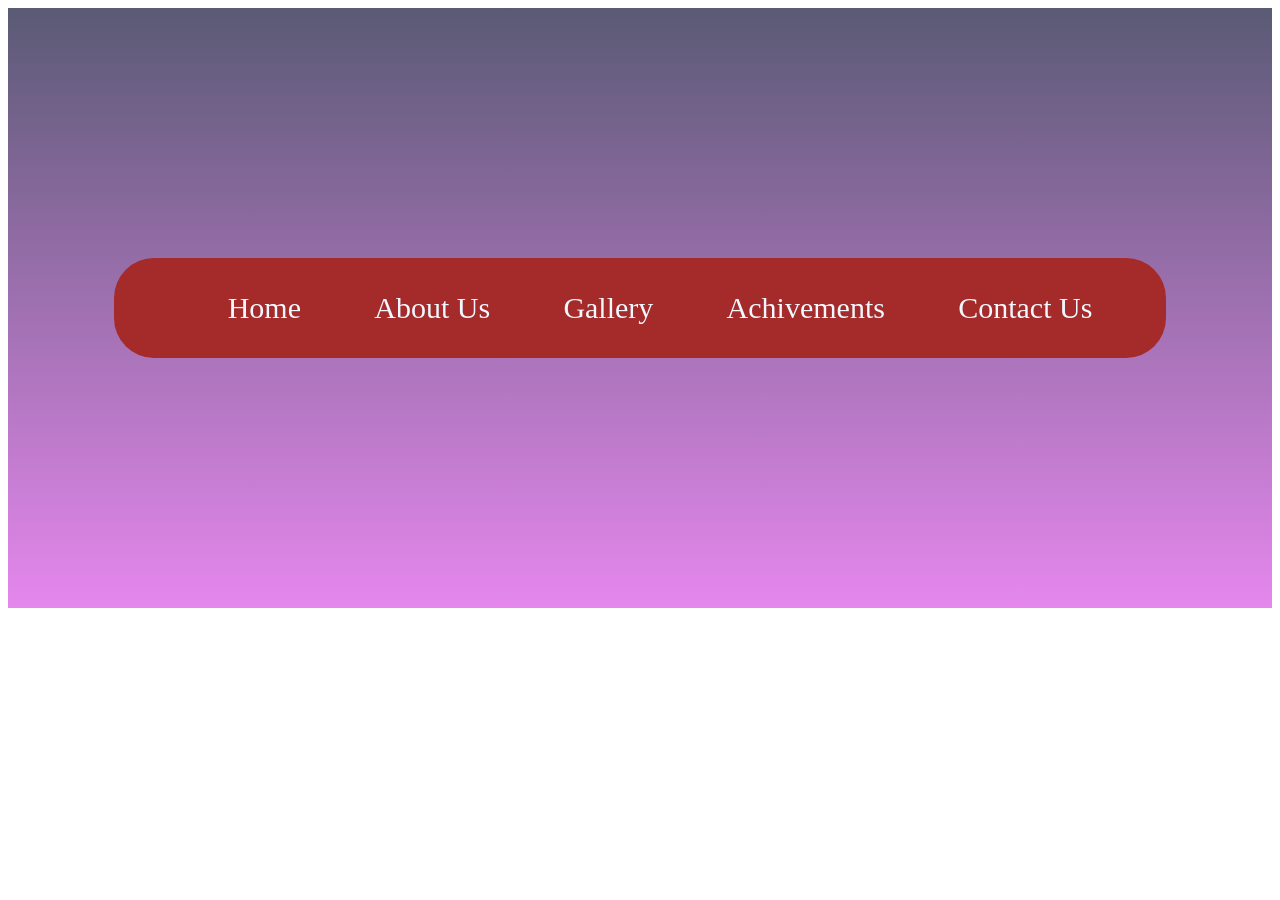
<file: Assets/Yukta Manghnani assignment 6/Achivements.html>
<!DOCTYPE html>
<html lang="en">
<head>
    <meta charset="UTF-8">
    <meta name="viewport" content="width=device-width, initial-scale=1.0">
    <title>Document</title>
    <style>
     ul{
       width: 80%;
        list-style-type: none;
        display: flex;
        justify-content:space-evenly;
        height: 100px;
        align-items: center; 
        background-color: brown;
        color: white;
        border-radius: 40px;

     }
     li{
        font-size: 30px;
     }
      a{
        color: aliceblue;
        text-decoration: none;
     }
     
     .box{
        height: 600px;
        justify-content: center;
        align-items: center;
        display: flex;
        background: linear-gradient(rgb(90, 90, 117),rgb(229, 135, 237))
     }
      li:hover{
         transform: scale(1.5);
     }
    </style>
</head>
<body>
    <div class="box">
    <ul>
      
        <a href="index.html"><li>Home</li></a>
        <a href="About.html"><li>About Us</li></a>
        <a href="Gallery.html"><li>Gallery</li></a>
        <a href="Achivements.html"><li>Achivements</li></a>
        <a href="Contact Us.html"><li>Contact Us</li></a>

    </ul>
    </div>
</body>
</html>
</file>
